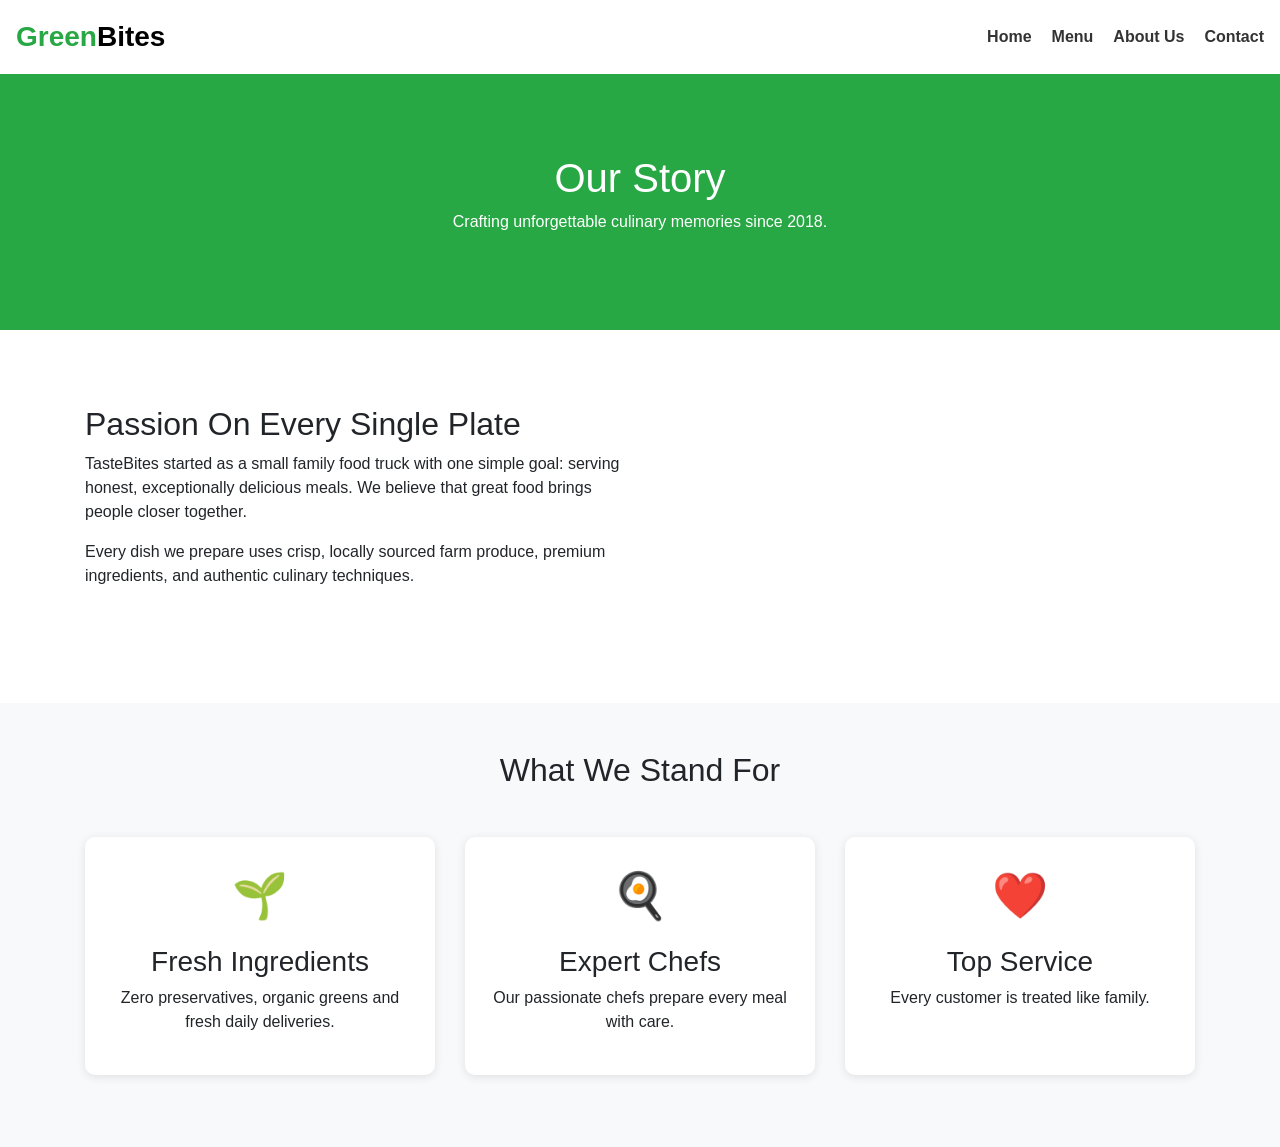
<file: about.html>
<!DOCTYPE html>
<html lang="en">
<head>
    <meta charset="UTF-8">
    <meta name="viewport" content="width=device-width, initial-scale=1.0">
    <title>About Us</title>

    <link rel="stylesheet" href="https://cdn.jsdelivr.net/npm/bootstrap@4.6.1/dist/css/bootstrap.min.css">

    <script src="https://cdn.jsdelivr.net/npm/jquery@3.6.0/dist/jquery.slim.min.js"></script>
    <script src="https://cdn.jsdelivr.net/npm/popper.js@1.16.1/dist/umd/popper.min.js"></script>
    <script src="https://cdn.jsdelivr.net/npm/bootstrap@4.6.1/dist/js/bootstrap.bundle.min.js"></script>

    <link rel="stylesheet" href="about.css">
</head>
<body>

<header class="navbar p-3">
    <div class="logo">Green<span>Bites</span></div>

    <nav>
        <ul class="nav-links">
            <li><a href="index.html">Home</a></li>
            <li><a href="menu.html">Menu</a></li>
            <li><a href="about.html" class="active">About Us</a></li>
            <li><a href="contact.html">Contact</a></li>
        </ul>
    </nav>
</header>

<section class="about-hero">
    <div class="container text-center">
        <h1>Our Story</h1>
        <p>Crafting unforgettable culinary memories since 2018.</p>
    </div>
</section>

<section class="py-5">
    <div class="container">
        <div class="row align-items-center">

            <div class="col-lg-6 col-md-6 col-12 mb-4">
                <h2>Passion On Every Single Plate</h2>

                <p>
                    TasteBites started as a small family food truck with one
                    simple goal: serving honest, exceptionally delicious meals.
                    We believe that great food brings people closer together.
                </p>

                <p>
                    Every dish we prepare uses crisp, locally sourced farm
                    produce, premium ingredients, and authentic culinary
                    techniques.
                </p>
            </div>

            <div class="col-lg-6 col-md-6 col-12 text-center">

                <video
                    id="player"
                    class="img-fluid"
                    autoplay
                    muted>
                    
                </video>

            </div>

        </div>
    </div>
</section>

<section class="py-5 bg-light">

<div class="container">

<h2 class="text-center mb-5">What We Stand For</h2>

<div class="row">

<div class="col-lg-4 col-md-4 col-12 mb-4">

<div class="value-card">

<div class="value-icon">🌱</div>

<h3>Fresh Ingredients</h3>

<p>Zero preservatives, organic greens and fresh daily deliveries.</p>

</div>

</div>

<div class="col-lg-4 col-md-4 col-12 mb-4">

<div class="value-card">

<div class="value-icon">🍳</div>

<h3>Expert Chefs</h3>

<p>Our passionate chefs prepare every meal with care.</p>

</div>

</div>

<div class="col-lg-4 col-md-4 col-12 mb-4">

<div class="value-card">

<div class="value-icon">❤️</div>

<h3>Top Service</h3>

<p>Every customer is treated like family.</p>

</div>

</div>

</div>

</div>

</section>

<script>
const videos=[
"https://www.pexels.com/download/video/7219071/",
"https://www.pexels.com/download/video/8626674/",
"https://www.pexels.com/download/video/6286085/"
];

let current=0;

const player=document.getElementById("player");

player.src=videos[current];

player.addEventListener("ended",function(){

current=(current+1)%videos.length;

player.src=videos[current];

player.play();

});
</script>

</body>
</html>
</file>
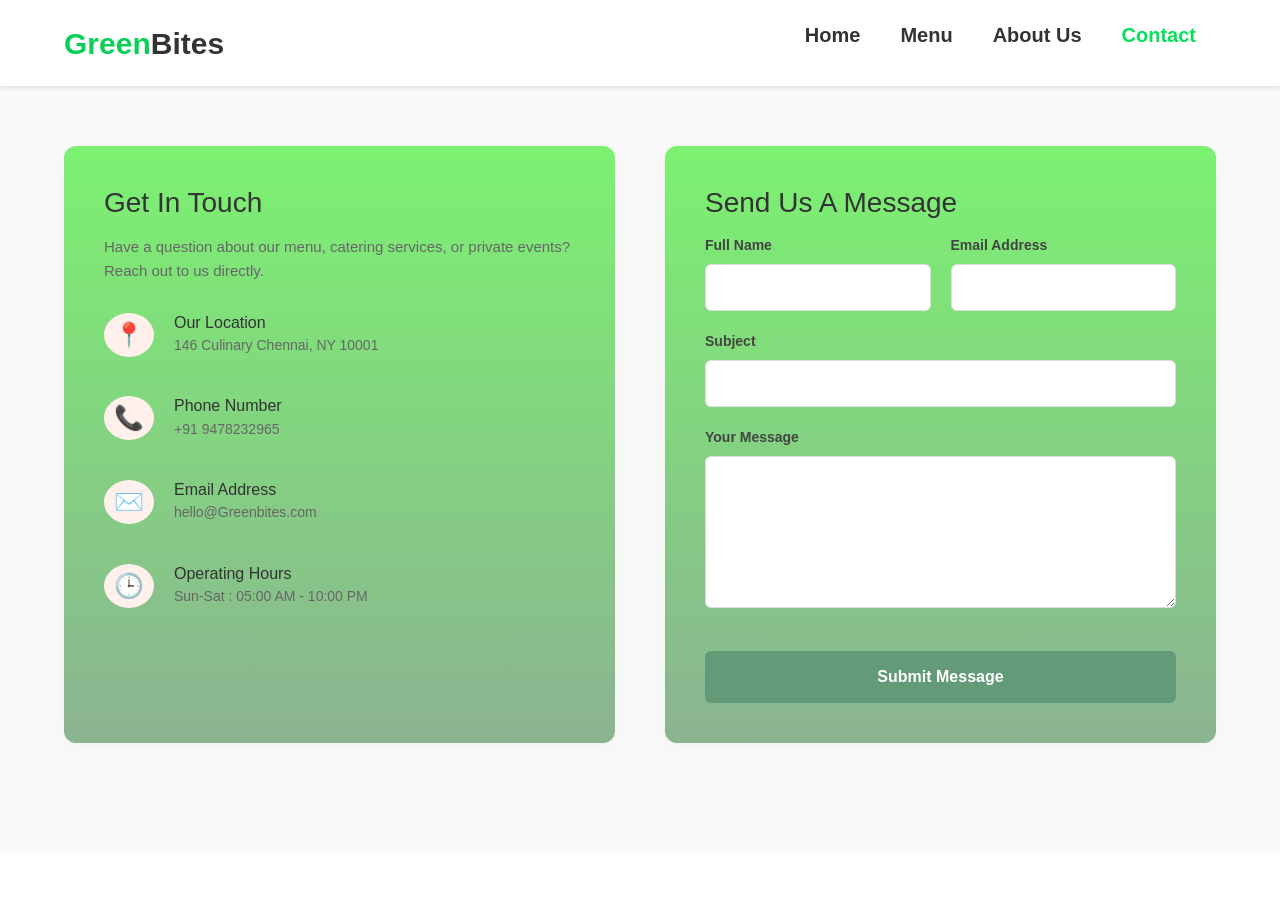
<file: contact.html>
<!DOCTYPE html>
<html lang="en">
<head>
    <meta charset="UTF-8">
    <meta name="viewport" content="width=device-width, initial-scale=1.0">
    <title>Contact Us | TasteBites</title>
     <link rel="stylesheet" href="https://cdn.jsdelivr.net/npm/bootstrap@4.6.1/dist/css/bootstrap.min.css">
<script src="https://cdn.jsdelivr.net/npm/jquery@3.6.0/dist/jquery.slim.min.js"></script>
<script src="https://cdn.jsdelivr.net/npm/popper.js@1.16.1/dist/umd/popper.min.js"></script>
<script src="https://cdn.jsdelivr.net/npm/bootstrap@4.6.1/dist/js/bootstrap.bundle.min.js"></script>
    <link rel="stylesheet" href="home.css">
    <link rel="stylesheet" href="contact.css">
    
</head>
<body>

    
    <header class="navbar">
        <div class="logo">Green<span>Bites</span></div>
        <nav>
            <ul class="nav-links">
                <li><a href="index.html">Home</a></li>
                <li><a href="menu.html">Menu</a></li>
                <li><a href="about.html">About Us</a></li>
                <li><a href="contact.html" class="active">Contact</a></li>
            </ul>
        </nav>
        
    </header>

    
    <main class="contact-page-wrapper">
        <section class="contact-container">
            
           
            <div class="contact-info-panel">
                <h2>Get In Touch</h2>
                <p class="panel-subtitle">Have a question about our menu, catering services, or private events? Reach out to us directly.</p>
                
                <div class="info-card">
                    <div class="info-icon">📍</div>
                    <div class="info-details">
                        <h3>Our Location</h3>
                        <p>146 Culinary Chennai, NY 10001</p>
                    </div>
                </div>

                <div class="info-card">
                    <div class="info-icon">📞</div>
                    <div class="info-details">
                        <h3>Phone Number</h3>
                        <p>+91 9478232965</p>
                    </div>
                </div>

                <div class="info-card">
                    <div class="info-icon">✉️</div>
                    <div class="info-details">
                        <h3>Email Address</h3>
                        <p>hello@Greenbites.com</p>
                    </div>
                </div>

                <div class="info-card">
                    <div class="info-icon">🕒</div>
                    <div class="info-details">
                        <h3>Operating Hours</h3>
                        <p>Sun-Sat : 05:00 AM - 10:00 PM</p>
                    </div>
                </div>
            </div>

            
            <div class="contact-form-panel">
                <h2>Send Us A Message</h2>
                <form id="contactForm" onsubmit="event.preventDefault(); alert('Message Sent Successfully!');">
                    <div class="form-group-row">
                        <div class="form-input-box">
                            <label for="userName">Full Name</label>
                            <input type="text" id="userName" pattern="[A-Za-z ]+"minlength="5"   required >
                        </div>
                        <div class="form-input-box">
                            <label for="userEmail">Email Address</label>
                            <input type="email" id="userEmail"  pattern=".+@gmail\.com" required>
                        </div>
                    </div>

                    <div class="form-input-box">
                        <label for="msgSubject">Subject</label>
                        <input type="text" id="msgSubject"  required>
                    </div>

                    <div class="form-input-box">
                        <label for="userMessage">Your Message</label>
                        <textarea id="userMessage" rows="6"  required></textarea>
                    </div>

                    <button type="submit" class="submit-form-btn">Submit Message</button>
                </form>
            </div>

        </section>

        
    </main>

</body>
</html>
</file>
<file: about.css>
body{
font-family:Arial,sans-serif;
margin:0;
padding:0;
}

.navbar{
display:flex;
justify-content:space-between;
align-items:center;
background:#fff;
}

.logo{
font-size:28px;
font-weight:bold;
color:#28a745;
}

.logo span{
color:#000;
}

.nav-links{
display:flex;
list-style:none;
padding:0;
margin:0;
}

.nav-links li{
margin-left:20px;
}

.nav-links a{
text-decoration:none;
color:#333;
font-weight:bold;
}

.active{
color:#28a745;
}

.about-hero{
background:#28a745;
color:white;
padding:80px 20px;
text-align:center;
}

#player{
width:100%;
max-width:600px;
height:auto;
border-radius:10px;
}

.value-card{
background:white;
padding:25px;
text-align:center;
border-radius:10px;
box-shadow:0 2px 10px rgba(0,0,0,.1);
height:100%;
}

.value-icon{
font-size:45px;
margin-bottom:15px;
}

@media(max-width:768px){

.navbar{
flex-direction:column;
}

.nav-links{
flex-direction:column;
text-align:center;
margin-top:15px;
}

.nav-links li{
margin:10px 0;
}

.about-hero{
padding:50px 20px;
}

.about-hero h1{
font-size:32px;
}

.about-hero p{
font-size:16px;
}
}
</file>
<file: home.css>
* {
    margin: 0;
    padding: 0;
    box-sizing: border-box;
    font-family: 'Arial', sans-serif;
}


.navbar {
    display: flex;
    justify-content: space-between;
    align-items: center;
    padding: 20px 5%;
    background-color: #fff;
    box-shadow: 0 2px 5px rgba(0,0,0,0.1);
}
.my-btn {
    background-color: #56da88;
    color: white;
    padding: 10px 20px;
    border-radius: 20px;
    text-decoration: none;
    font-weight: bold;
    display: inline-block;
}
.logo {
    font-size: 30px;
    font-weight: bold;
    color: #0ccf57;
}

.logo span {
    color: #333;
}

.nav-links {
    list-style: none;
    display: flex;
}

.nav-links li {
    margin: 0 20px;
    font-size: 20px;
}

.nav-links a {
    text-decoration: none;
    color: #333;
    font-weight: 600;
}





.hero {
 background: linear-gradient(rgba(31, 190, 17, 0.6), rgba(40, 92, 48, 0.6));  
  background-size: cover;
    background-position: center;
    height: 70vh;
    display: flex;
    align-items: center;
    justify-content: center;
    text-align: center;
    color: white;
}

.hero-text h1 {
    font-size: 48px;
    margin-bottom: 15px;
}

.hero-text p {
    font-size: 18px;
    margin-bottom: 25px;
}

.my-btn:hover,
.my-btn:focus,
.my-btn:active,
.my-btn:visited {
    color: white;
    text-decoration: none !important;
}

.menu-section {
    padding: 50px 5%;
    background-color: #f9f9f9;
    text-align: center;
}

.menu-section h2 {
    font-size: 36px;
    margin-bottom: 30px;
}

.menu-grid {
    display: flex;
    justify-content: center;
    gap: 30px;
}

.menu-card {
    background: white;
    padding: 20px;
    border-radius: 10px;
    width: 300px;
    box-shadow: 0 4px 8px rgba(0,0,0,0.1);
}

.menu-card img {
    width: 100%;
    border-radius: 10px;
    height: 200px;
    object-fit: cover;
}

.menu-card h3 {
    margin: 15px 0 10px;
}

.menu-card p {
    font-size: 14px;
    color: #666;
    margin-bottom: 15px;
}

.price {
    font-size: 20px;
    font-weight: bold;
    color:  #ff5722;
}
.nav-links a.active {
    color:  #08df5a;
}
</file>
<file: contact.css>
.contact-page-wrapper {
    padding: 60px 5%;
    background-color: #f9f9f9;
}

.contact-container {
    max-width: 1200px;
    margin: 0 auto 50px;
    display: flex;
    gap: 50px;
    flex-wrap: wrap;
}


.contact-info-panel, .contact-form-panel {
    flex: 1;
    min-width: 320px;
    background: linear-gradient(rgba(40, 236, 22, 0.6), rgba(66, 133, 76, 0.6));
    padding: 40px;
    border-radius: 12px;
    box-shadow: 0 4px 15px rgba(0,0,0,0.03);
}

.contact-container h2 {
    font-size: 28px;
    color: #333;
    margin-bottom: 15px;
}

.panel-subtitle {
    color: #666;
    font-size: 15px;
    line-height: 1.6;
    margin-bottom: 30px;
}


.info-card {
    display: flex;
    align-items: flex-start;
    gap: 20px;
    margin-bottom: 25px;
}

.info-icon {
    font-size: 24px;
    background: #fff0eb;
    padding: 10px;
    border-radius: 50%;
    line-height: 1;
}

.info-details h3 {
    font-size: 16px;
    color: #333;
    margin-bottom: 4px;
}

.info-details p {
    font-size: 14px;
    color: #666;
    line-height: 1.4;
}


.form-group-row {
    display: flex;
    gap: 20px;
    flex-wrap: wrap;
}

.form-group-row .form-input-box {
    flex: 1;
    min-width: 150px;
}

.form-input-box {
    margin-bottom: 20px;
    display: flex;
    flex-direction: column;
}

.form-input-box label {
    font-size: 14px;
    font-weight: 600;
    color: #444;
    margin-bottom: 8px;
}

.form-input-box input, .form-input-box textarea {
    padding: 12px;
    border: 1px solid #ddd;
    border-radius: 6px;
    font-size: 14px;
    outline: none;
    transition: border-color 0.2s;
}

.form-input-box input:focus, .form-input-box textarea:focus {
    border-color: #5bd188;
}

#contactForm{
    font-weight: 300;
    font-size: 50px;
}
.submit-form-btn {
    background:  #639b78;
    color: white;
    border: none;
    padding: 14px;
    border-radius: 6px;
    font-weight: bold;
    font-size: 16px;
    cursor: pointer;
    transition: background 0.2s;
    width: 100%;
}

.submit-form-btn:hover {
    background: #5bd188;
}





.nav-links a.active {
    color:   #08df5a;
   
}
</file>
